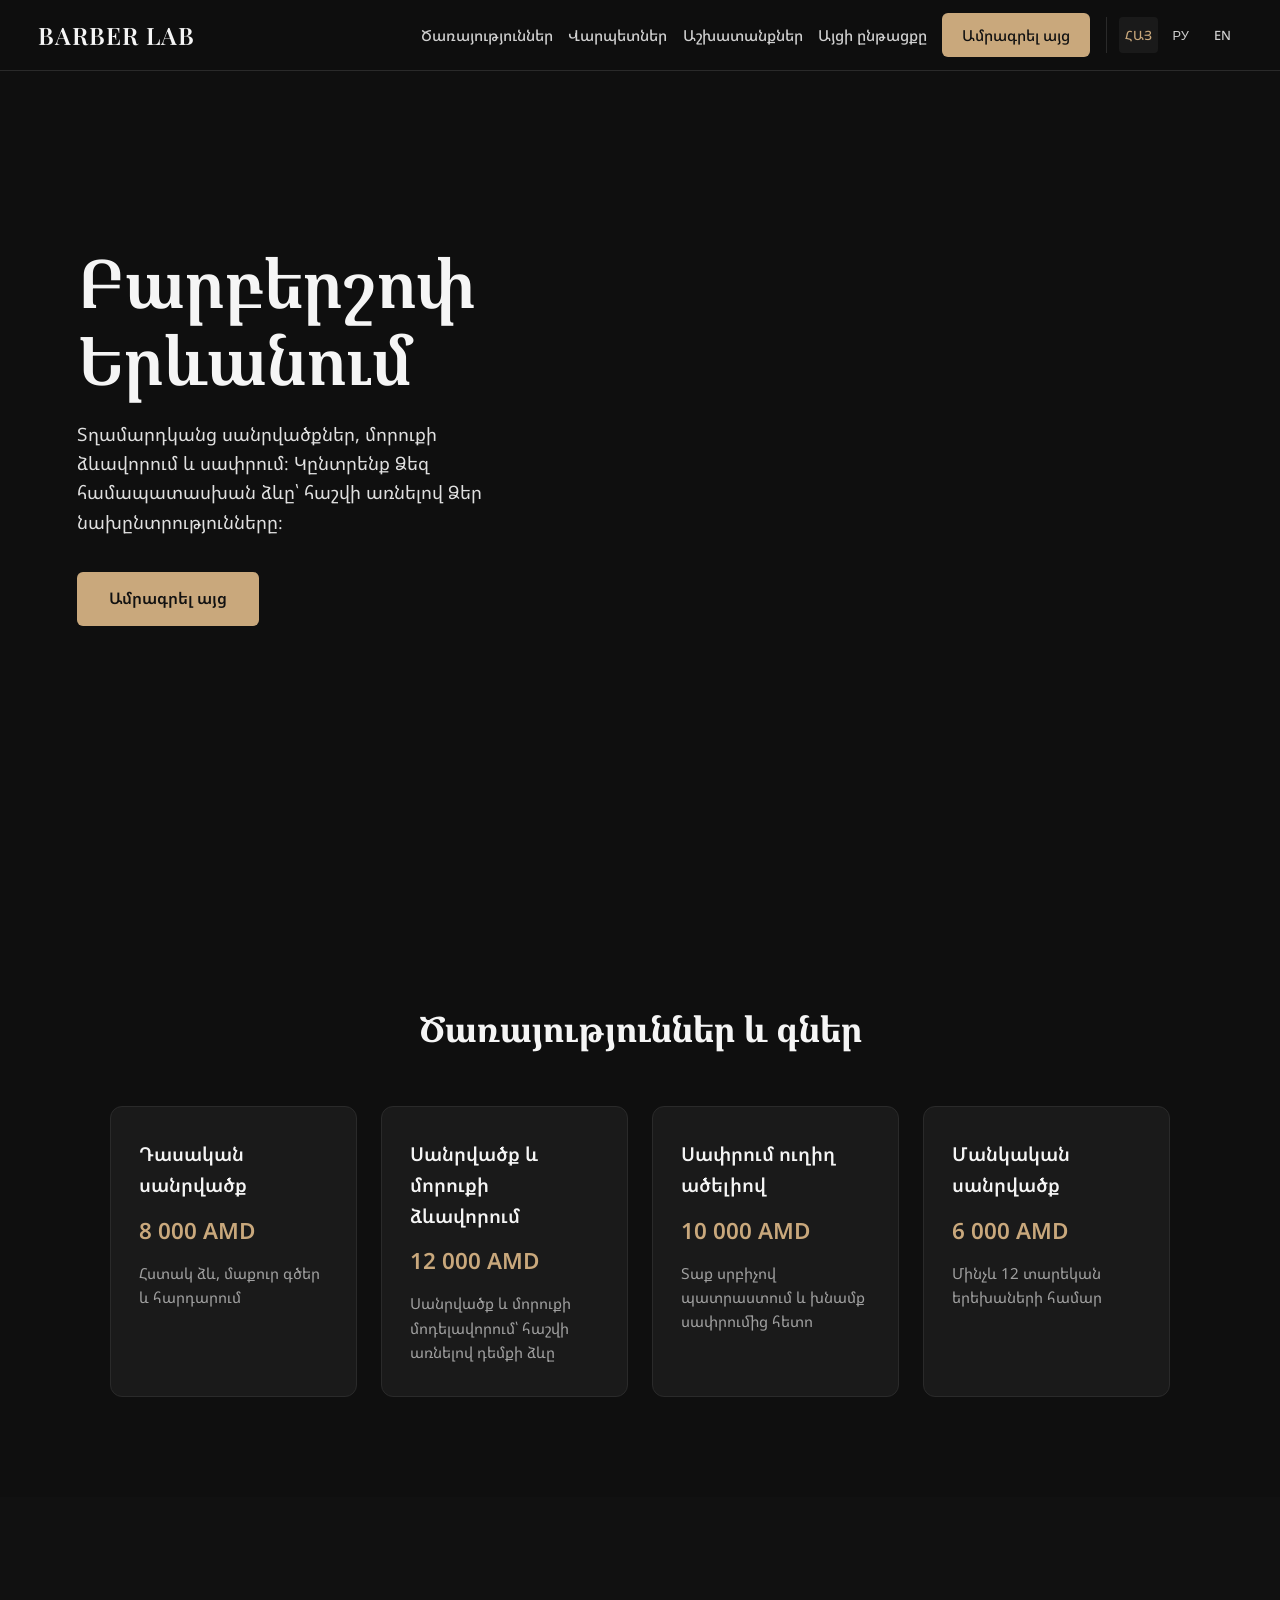
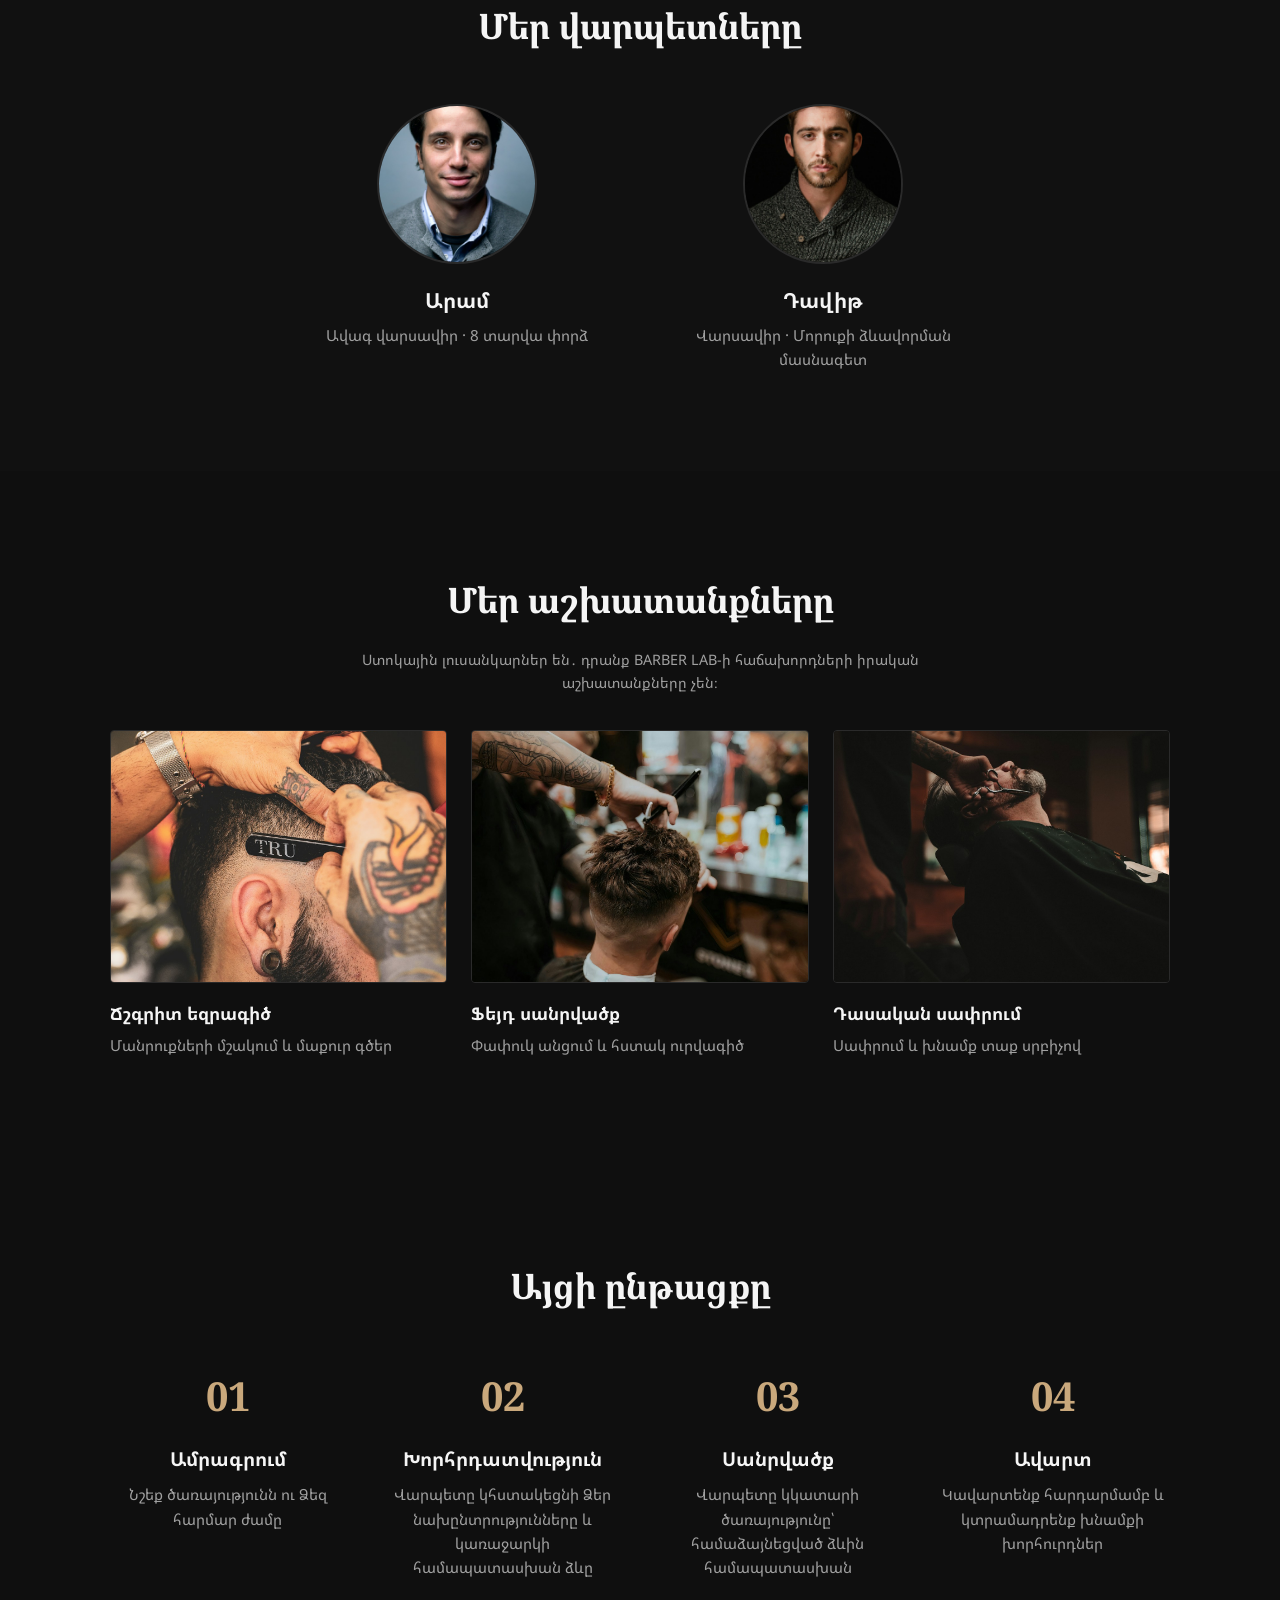
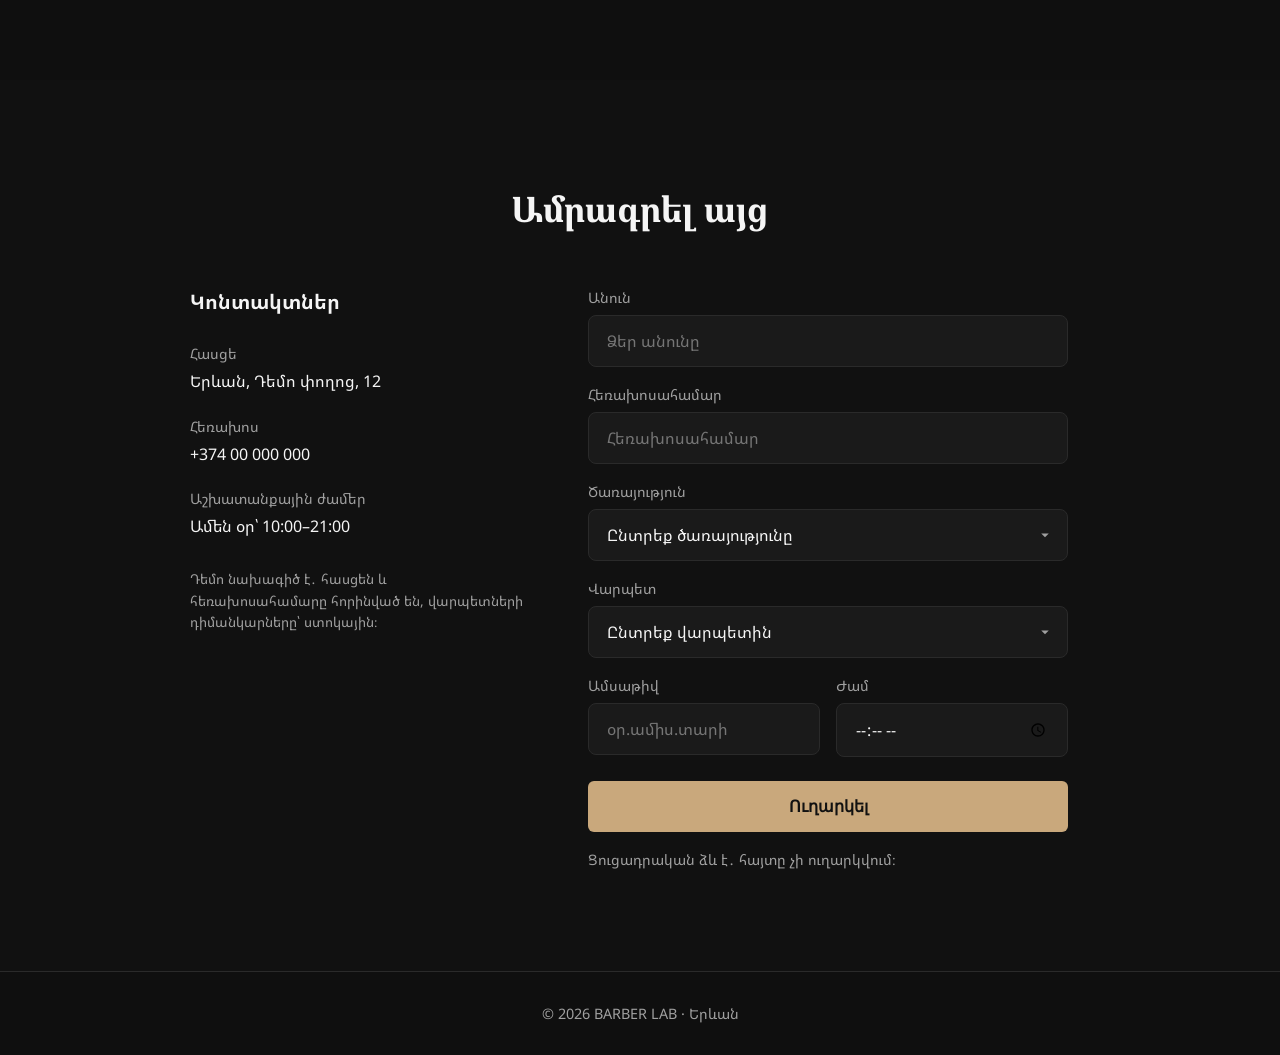
<file: index.html>
<!DOCTYPE html>
<html lang="hy">
<head>
  <meta charset="UTF-8">
  <meta name="viewport" content="width=device-width, initial-scale=1.0">
  <title>BARBER LAB — Բարբերշոփ Երևանում</title>
  <meta name="description" content="BARBER LAB բարբերշոփը Երևանում առաջարկում է տղամարդկանց սանրվածքներ, մորուքի ձևավորում և սափրում։">
  <link rel="stylesheet" href="style.css">
  <link rel="preconnect" href="https://fonts.googleapis.com">
  <link href="https://fonts.googleapis.com/css2?family=Inter:wght@400;500;600;700&family=Noto+Sans+Armenian:wght@400;500;600;700&family=Noto+Serif+Armenian:wght@600;700&family=Playfair+Display:wght@600&display=swap" rel="stylesheet">
</head>
<body>

  <!-- Header -->
  <header class="header">
    <div class="container">
      <a href="#" class="logo">BARBER LAB</a>
      <nav class="nav" aria-label="Հիմնական նավարկում">
        <a href="#services">Ծառայություններ</a>
        <a href="#masters">Վարպետներ</a>
        <a href="#works">Աշխատանքներ</a>
        <a href="#process">Այցի ընթացքը</a>
        <a href="#contacts" class="btn-nav">Ամրագրել այց</a>
        <div class="language-switch" role="group" aria-label="Ընտրել լեզուն">
          <a href="index.html" lang="hy" aria-label="Հայերեն" aria-current="page">ՀԱՅ</a>
          <a href="ru.html" lang="ru" aria-label="Русский">РУ</a>
          <a href="en.html" lang="en" aria-label="English">EN</a>
        </div>
      </nav>
      <button class="burger" aria-label="Նավարկման ընտրացանկը" aria-expanded="false">
        <span></span><span></span><span></span>
      </button>
    </div>
  </header>

  <!-- Hero -->
  <section class="hero">
    <div class="container">
      <div class="hero-content">
        <h1>Բարբերշոփ<br>Երևանում</h1>
        <p class="hero-text">Տղամարդկանց սանրվածքներ, մորուքի ձևավորում և սափրում։ Կընտրենք Ձեզ համապատասխան ձևը՝ հաշվի առնելով Ձեր նախընտրությունները։</p>
        <a href="#contacts" class="btn">Ամրագրել այց</a>
      </div>
    </div>
  </section>

  <!-- Services -->
  <section class="services" id="services">
    <div class="container">
      <h2 class="section-title">Ծառայություններ և գներ</h2>
      <div class="services-grid">
        <div class="service-card">
          <h3>Դասական սանրվածք</h3>
          <p class="price">8 000 AMD</p>
          <p>Հստակ ձև, մաքուր գծեր և հարդարում</p>
        </div>
        <div class="service-card">
          <h3>Սանրվածք և մորուքի ձևավորում</h3>
          <p class="price">12 000 AMD</p>
          <p>Սանրվածք և մորուքի մոդելավորում՝ հաշվի առնելով դեմքի ձևը</p>
        </div>
        <div class="service-card">
          <h3>Սափրում ուղիղ ածելիով</h3>
          <p class="price">10 000 AMD</p>
          <p>Տաք սրբիչով պատրաստում և խնամք սափրումից հետո</p>
        </div>
        <div class="service-card">
          <h3>Մանկական սանրվածք</h3>
          <p class="price">6 000 AMD</p>
          <p>Մինչև 12 տարեկան երեխաների համար</p>
        </div>
      </div>
    </div>
  </section>

  <!-- Masters -->
  <section class="masters" id="masters">
    <div class="container">
      <h2 class="section-title">Մեր վարպետները</h2>
      <div class="masters-grid">
        <div class="master-card">
          <img class="master-photo" src="assets/aram-portrait.jpg" alt="Դեմո պրոֆիլի համար օգտագործված ստոկային դիմանկար" loading="lazy">
          <h3>Արամ</h3>
          <p>Ավագ վարսավիր · 8 տարվա փորձ</p>
        </div>
        <div class="master-card">
          <img class="master-photo" src="assets/davit-portrait.jpg" alt="Դեմո պրոֆիլի համար օգտագործված ստոկային դիմանկար" loading="lazy">
          <h3>Դավիթ</h3>
          <p>Վարսավիր · Մորուքի ձևավորման մասնագետ</p>
        </div>
      </div>
    </div>
  </section>

  <section class="work-gallery" id="works">
    <div class="container">
      <h2 class="section-title">Մեր աշխատանքները</h2>
      <p class="gallery-note">Ստոկային լուսանկարներ են․ դրանք BARBER LAB-ի հաճախորդների իրական աշխատանքները չեն։</p>
      <div class="work-grid">
        <figure class="work-card">
          <img class="work-image work-image--detail" src="assets/work-cut-closeup.jpg" alt="Վարսավիրի աշխատանքի մոտ կադր" loading="lazy">
          <figcaption>
            <h3>Ճշգրիտ եզրագիծ</h3>
            <p>Մանրուքների մշակում և մաքուր գծեր</p>
          </figcaption>
        </figure>
        <figure class="work-card">
          <img class="work-image" src="assets/work-fade.jpg" alt="Ֆեյդ սանրվածք ստանալիս" loading="lazy">
          <figcaption>
            <h3>Ֆեյդ սանրվածք</h3>
            <p>Փափուկ անցում և հստակ ուրվագիծ</p>
          </figcaption>
        </figure>
        <figure class="work-card">
          <img class="work-image" src="assets/work-shave.jpg" alt="Վարսավիրանոցում սափրման գործընթաց" loading="lazy">
          <figcaption>
            <h3>Դասական սափրում</h3>
            <p>Սափրում և խնամք տաք սրբիչով</p>
          </figcaption>
        </figure>
      </div>
    </div>
  </section>

  <!-- Process -->
  <section class="process" id="process">
    <div class="container">
      <h2 class="section-title">Այցի ընթացքը</h2>
      <div class="process-steps">
        <div class="step">
          <span class="step-num">01</span>
          <h3>Ամրագրում</h3>
          <p>Նշեք ծառայությունն ու Ձեզ հարմար ժամը</p>
        </div>
        <div class="step">
          <span class="step-num">02</span>
          <h3>Խորհրդատվություն</h3>
          <p>Վարպետը կհստակեցնի Ձեր նախընտրությունները և կառաջարկի համապատասխան ձևը</p>
        </div>
        <div class="step">
          <span class="step-num">03</span>
          <h3>Սանրվածք</h3>
          <p>Վարպետը կկատարի ծառայությունը՝ համաձայնեցված ձևին համապատասխան</p>
        </div>
        <div class="step">
          <span class="step-num">04</span>
          <h3>Ավարտ</h3>
          <p>Կավարտենք հարդարմամբ և կտրամադրենք խնամքի խորհուրդներ</p>
        </div>
      </div>
    </div>
  </section>

  <!-- Contacts / Form -->
  <section class="contacts" id="contacts">
    <div class="container">
      <h2 class="section-title">Ամրագրել այց</h2>
      <div class="contacts-grid">
        <div class="contact-details">
          <h3>Կոնտակտներ</h3>
          <dl class="contact-list">
            <div>
              <dt>Հասցե</dt>
              <dd>Երևան, Դեմո փողոց, 12</dd>
            </div>
            <div>
              <dt>Հեռախոս</dt>
              <dd>+374 00 000 000</dd>
            </div>
            <div>
              <dt>Աշխատանքային ժամեր</dt>
              <dd>Ամեն օր՝ 10:00–21:00</dd>
            </div>
          </dl>
          <p class="demo-note">Դեմո նախագիծ է․ հասցեն և հեռախոսահամարը հորինված են, վարպետների դիմանկարները՝ ստոկային։</p>
        </div>

        <div class="booking">
          <form class="booking-form" id="bookingForm" data-thanks="Շնորհակալություն" data-demo="Սա ցուցադրական ձև է․ հայտը չի ուղարկվել։">
            <div class="form-group">
              <label for="bookingName">Անուն</label>
              <input id="bookingName" type="text" name="name" placeholder="Ձեր անունը" required>
            </div>
            <div class="form-group">
              <label for="bookingPhone">Հեռախոսահամար</label>
              <input id="bookingPhone" type="tel" name="phone" placeholder="Հեռախոսահամար" required>
            </div>
            <div class="form-group">
              <label for="bookingService">Ծառայություն</label>
              <select id="bookingService" name="service" required>
                <option value="">Ընտրեք ծառայությունը</option>
                <option value="haircut">Դասական սանրվածք</option>
                <option value="haircut-beard">Սանրվածք և մորուքի ձևավորում</option>
                <option value="shave">Սափրում ուղիղ ածելիով</option>
                <option value="kids">Մանկական սանրվածք</option>
              </select>
            </div>
            <div class="form-group">
              <label for="bookingBarber">Վարպետ</label>
              <select id="bookingBarber" name="barber" required>
                <option value="">Ընտրեք վարպետին</option>
                <option value="aram">Արամ</option>
                <option value="david">Դավիթ</option>
              </select>
            </div>
            <div class="form-row">
              <div class="form-group">
                <label for="bookingDate">Ամսաթիվ</label>
                <input id="bookingDate" type="text" name="date" placeholder="օր.ամիս.տարի" inputmode="numeric" pattern="(0[1-9]|[12][0-9]|3[01])\.(0[1-9]|1[0-2])\.[0-9]{4}" maxlength="10" required>
              </div>
              <div class="form-group">
                <label for="bookingTime">Ժամ</label>
                <input id="bookingTime" type="time" name="time" required>
              </div>
            </div>
            <button type="submit" class="btn">Ուղարկել</button>
          </form>
          <p class="form-note">Ցուցադրական ձև է․ հայտը չի ուղարկվում։</p>
        </div>
      </div>
    </div>
  </section>

  <!-- Footer -->
  <footer class="footer">
    <div class="container">
      <p>© 2026 BARBER LAB · Երևան</p>
    </div>
  </footer>

  <script src="script.js"></script>
</body>
</html>
</file>
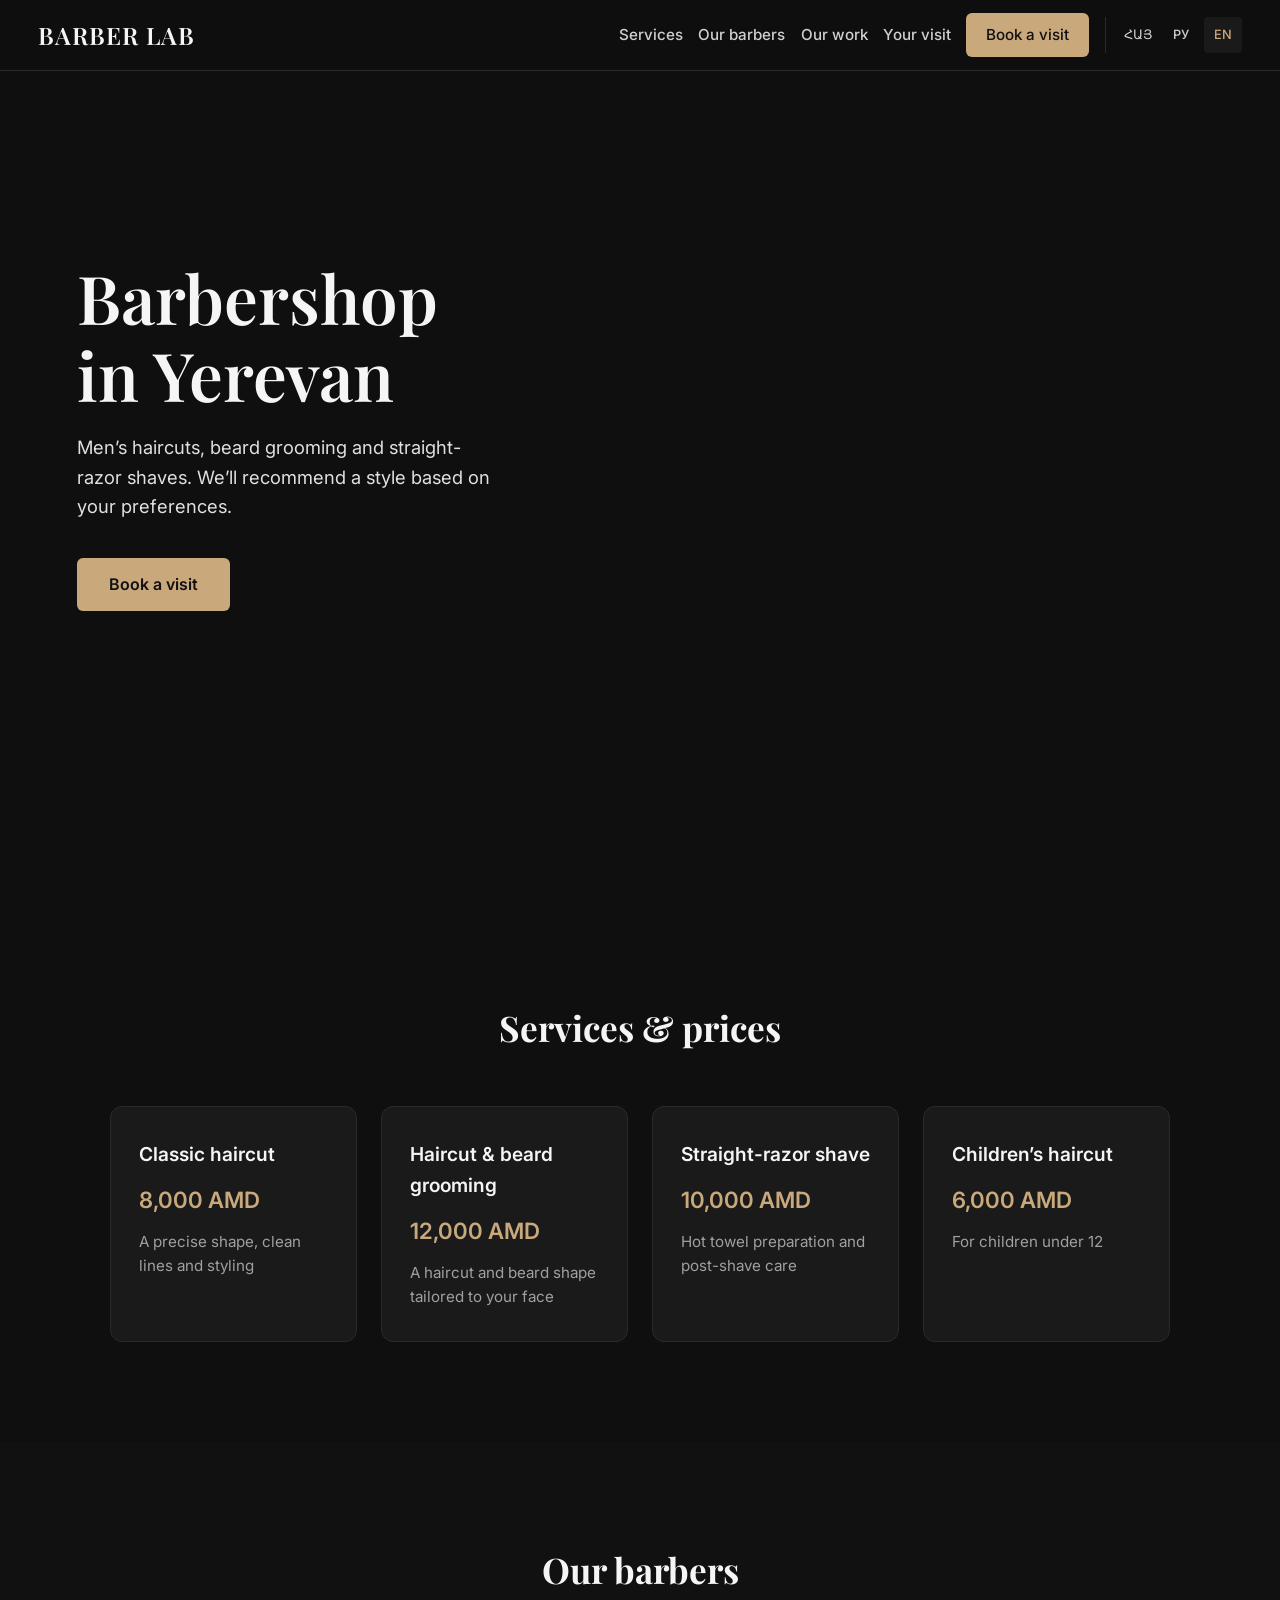
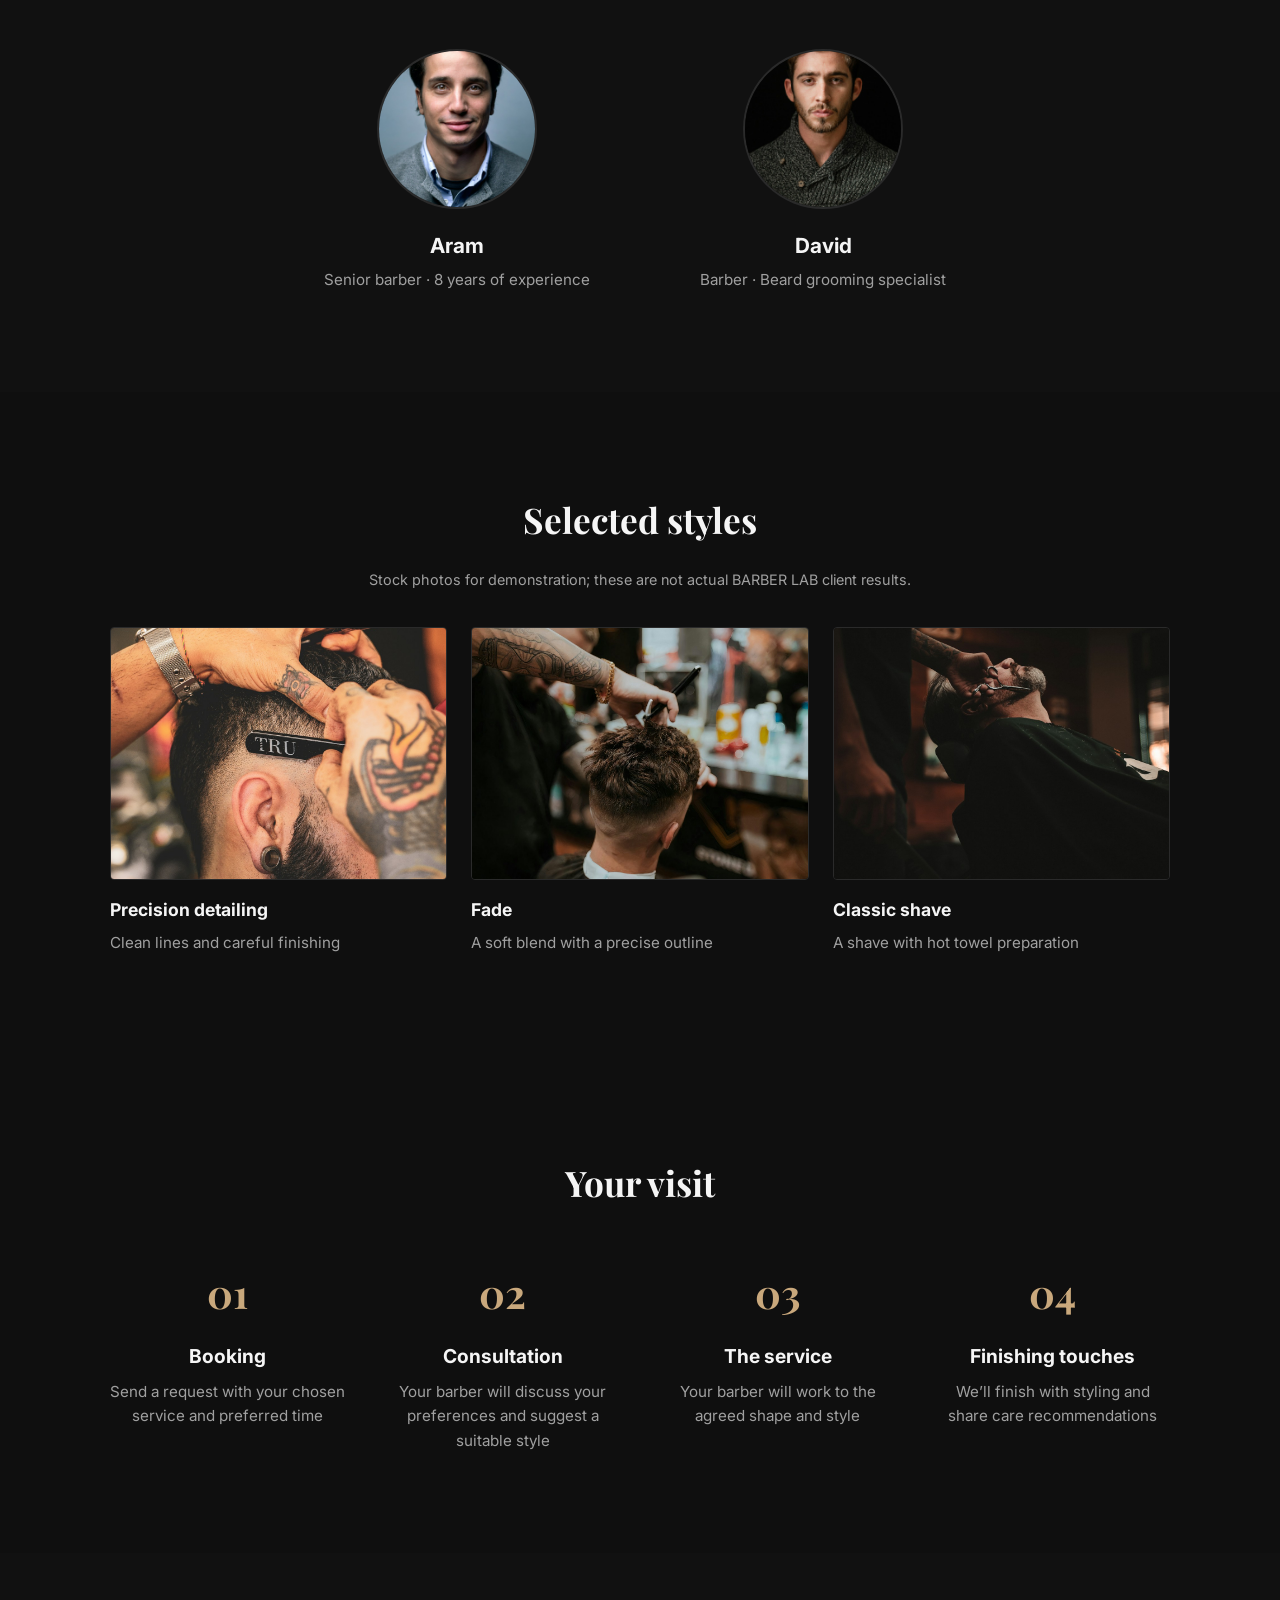
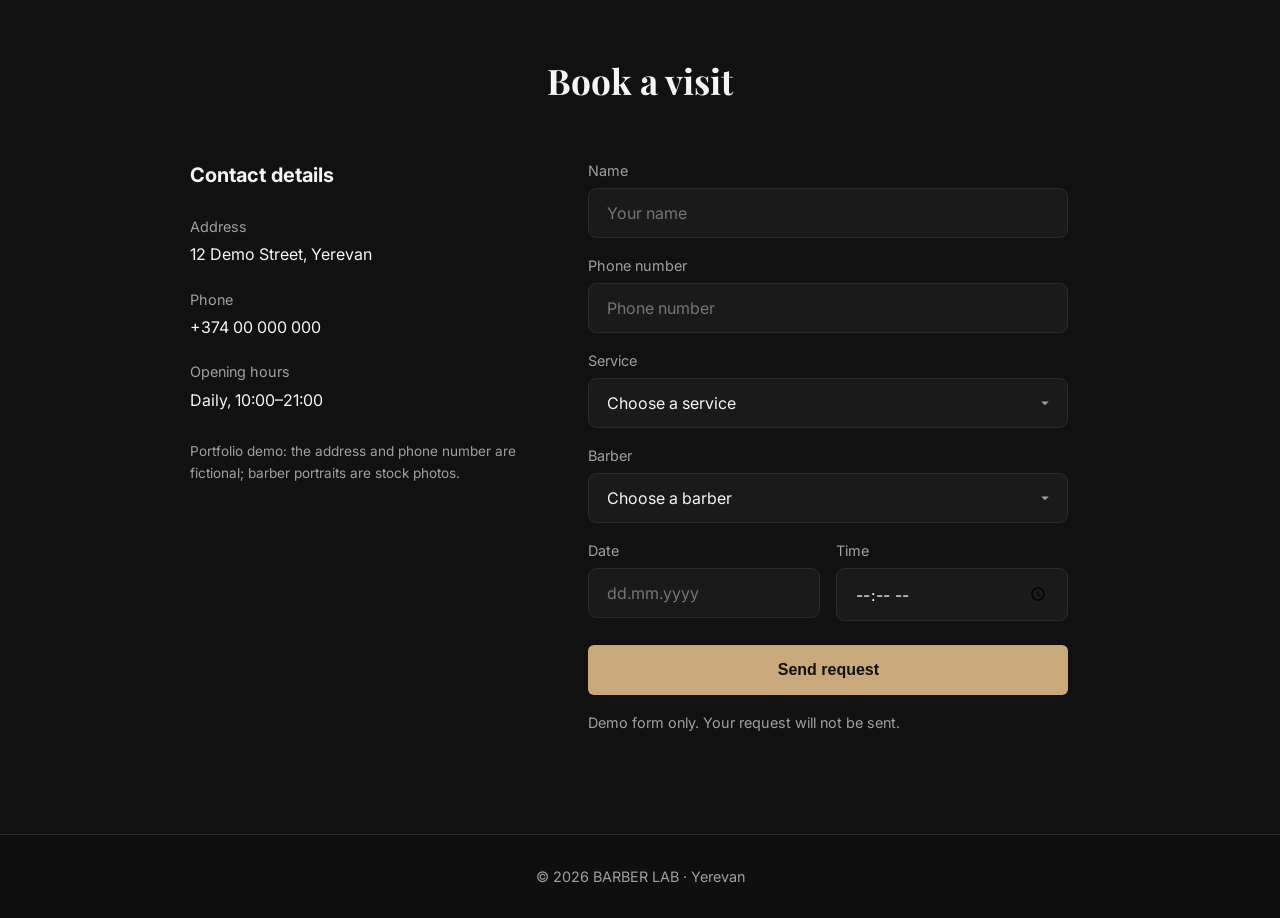
<file: en.html>
<!DOCTYPE html>
<html lang="en">
<head>
  <meta charset="UTF-8">
  <meta name="viewport" content="width=device-width, initial-scale=1.0">
  <title>BARBER LAB — Barbershop in Yerevan</title>
  <meta name="description" content="BARBER LAB is a barbershop in Yerevan offering men's haircuts, beard grooming and straight-razor shaves.">
  <link rel="alternate" hreflang="hy" href="index.html">
  <link rel="alternate" hreflang="ru" href="ru.html">
  <link rel="alternate" hreflang="en" href="en.html">
  <link rel="stylesheet" href="style.css">
  <link rel="preconnect" href="https://fonts.googleapis.com">
  <link href="https://fonts.googleapis.com/css2?family=Inter:wght@400;500;600;700&family=Noto+Sans+Armenian:wght@400;500;600;700&family=Noto+Serif+Armenian:wght@600;700&family=Playfair+Display:wght@600&display=swap" rel="stylesheet">
</head>
<body>
  <header class="header">
    <div class="container">
      <a href="en.html" class="logo">BARBER LAB</a>
      <nav class="nav" aria-label="Main navigation">
        <a href="#services">Services</a>
        <a href="#masters">Our barbers</a>
        <a href="#works">Our work</a>
        <a href="#process">Your visit</a>
        <a href="#contacts" class="btn-nav">Book a visit</a>
        <div class="language-switch" role="group" aria-label="Select language">
          <a href="index.html" lang="hy" aria-label="Հայերեն">ՀԱՅ</a>
          <a href="ru.html" lang="ru" aria-label="Русский">РУ</a>
          <a href="en.html" lang="en" aria-label="English" aria-current="page">EN</a>
        </div>
      </nav>
      <button class="burger" aria-label="Navigation menu" aria-expanded="false">
        <span></span><span></span><span></span>
      </button>
    </div>
  </header>

  <section class="hero">
    <div class="container">
      <div class="hero-content">
        <h1>Barbershop<br>in Yerevan</h1>
        <p class="hero-text">Men’s haircuts, beard grooming and straight-razor shaves. We’ll recommend a style based on your preferences.</p>
        <a href="#contacts" class="btn">Book a visit</a>
      </div>
    </div>
  </section>

  <section class="services" id="services">
    <div class="container">
      <h2 class="section-title">Services &amp; prices</h2>
      <div class="services-grid">
        <div class="service-card">
          <h3>Classic haircut</h3>
          <p class="price">8,000 AMD</p>
          <p>A precise shape, clean lines and styling</p>
        </div>
        <div class="service-card">
          <h3>Haircut &amp; beard grooming</h3>
          <p class="price">12,000 AMD</p>
          <p>A haircut and beard shape tailored to your face</p>
        </div>
        <div class="service-card">
          <h3>Straight-razor shave</h3>
          <p class="price">10,000 AMD</p>
          <p>Hot towel preparation and post-shave care</p>
        </div>
        <div class="service-card">
          <h3>Children’s haircut</h3>
          <p class="price">6,000 AMD</p>
          <p>For children under 12</p>
        </div>
      </div>
    </div>
  </section>

  <section class="masters" id="masters">
    <div class="container">
      <h2 class="section-title">Our barbers</h2>
      <div class="masters-grid">
        <div class="master-card">
          <img class="master-photo" src="assets/aram-portrait.jpg" alt="Stock portrait used for this demo profile" loading="lazy">
          <h3>Aram</h3>
          <p>Senior barber · 8 years of experience</p>
        </div>
        <div class="master-card">
          <img class="master-photo" src="assets/davit-portrait.jpg" alt="Stock portrait used for this demo profile" loading="lazy">
          <h3>David</h3>
          <p>Barber · Beard grooming specialist</p>
        </div>
      </div>
    </div>
  </section>

  <section class="work-gallery" id="works">
    <div class="container">
      <h2 class="section-title">Selected styles</h2>
      <p class="gallery-note">Stock photos for demonstration; these are not actual BARBER LAB client results.</p>
      <div class="work-grid">
        <figure class="work-card">
          <img class="work-image work-image--detail" src="assets/work-cut-closeup.jpg" alt="Close-up of a barber at work" loading="lazy">
          <figcaption>
            <h3>Precision detailing</h3>
            <p>Clean lines and careful finishing</p>
          </figcaption>
        </figure>
        <figure class="work-card">
          <img class="work-image" src="assets/work-fade.jpg" alt="Fade haircut in progress" loading="lazy">
          <figcaption>
            <h3>Fade</h3>
            <p>A soft blend with a precise outline</p>
          </figcaption>
        </figure>
        <figure class="work-card">
          <img class="work-image" src="assets/work-shave.jpg" alt="A shave in a barbershop" loading="lazy">
          <figcaption>
            <h3>Classic shave</h3>
            <p>A shave with hot towel preparation</p>
          </figcaption>
        </figure>
      </div>
    </div>
  </section>

  <section class="process" id="process">
    <div class="container">
      <h2 class="section-title">Your visit</h2>
      <div class="process-steps">
        <div class="step">
          <span class="step-num">01</span>
          <h3>Booking</h3>
          <p>Send a request with your chosen service and preferred time</p>
        </div>
        <div class="step">
          <span class="step-num">02</span>
          <h3>Consultation</h3>
          <p>Your barber will discuss your preferences and suggest a suitable style</p>
        </div>
        <div class="step">
          <span class="step-num">03</span>
          <h3>The service</h3>
          <p>Your barber will work to the agreed shape and style</p>
        </div>
        <div class="step">
          <span class="step-num">04</span>
          <h3>Finishing touches</h3>
          <p>We’ll finish with styling and share care recommendations</p>
        </div>
      </div>
    </div>
  </section>

  <section class="contacts" id="contacts">
    <div class="container">
      <h2 class="section-title">Book a visit</h2>
      <div class="contacts-grid">
        <div class="contact-details">
          <h3>Contact details</h3>
          <dl class="contact-list">
            <div>
              <dt>Address</dt>
              <dd>12 Demo Street, Yerevan</dd>
            </div>
            <div>
              <dt>Phone</dt>
              <dd>+374 00 000 000</dd>
            </div>
            <div>
              <dt>Opening hours</dt>
              <dd>Daily, 10:00–21:00</dd>
            </div>
          </dl>
          <p class="demo-note">Portfolio demo: the address and phone number are fictional; barber portraits are stock photos.</p>
        </div>
        <div class="booking">
          <form class="booking-form" id="bookingForm" data-thanks="Thank you" data-demo="This is a demo form. Your request was not sent.">
            <div class="form-group">
              <label for="bookingName">Name</label>
              <input id="bookingName" type="text" name="name" placeholder="Your name" required>
            </div>
            <div class="form-group">
              <label for="bookingPhone">Phone number</label>
              <input id="bookingPhone" type="tel" name="phone" placeholder="Phone number" required>
            </div>
            <div class="form-group">
              <label for="bookingService">Service</label>
              <select id="bookingService" name="service" required>
                <option value="">Choose a service</option>
                <option value="haircut">Classic haircut</option>
                <option value="haircut-beard">Haircut &amp; beard grooming</option>
                <option value="shave">Straight-razor shave</option>
                <option value="kids">Children’s haircut</option>
              </select>
            </div>
            <div class="form-group">
              <label for="bookingBarber">Barber</label>
              <select id="bookingBarber" name="barber" required>
                <option value="">Choose a barber</option>
                <option value="aram">Aram</option>
                <option value="david">David</option>
              </select>
            </div>
            <div class="form-row">
              <div class="form-group">
                <label for="bookingDate">Date</label>
                <input id="bookingDate" type="text" name="date" placeholder="dd.mm.yyyy" inputmode="numeric" pattern="(0[1-9]|[12][0-9]|3[01])\.(0[1-9]|1[0-2])\.[0-9]{4}" maxlength="10" required>
              </div>
              <div class="form-group">
                <label for="bookingTime">Time</label>
                <input id="bookingTime" type="time" name="time" required>
              </div>
            </div>
            <button type="submit" class="btn">Send request</button>
          </form>
          <p class="form-note">Demo form only. Your request will not be sent.</p>
        </div>
      </div>
    </div>
  </section>

  <footer class="footer">
    <div class="container">
      <p>© 2026 BARBER LAB · Yerevan</p>
    </div>
  </footer>

  <script src="script.js"></script>
</body>
</html>
</file>
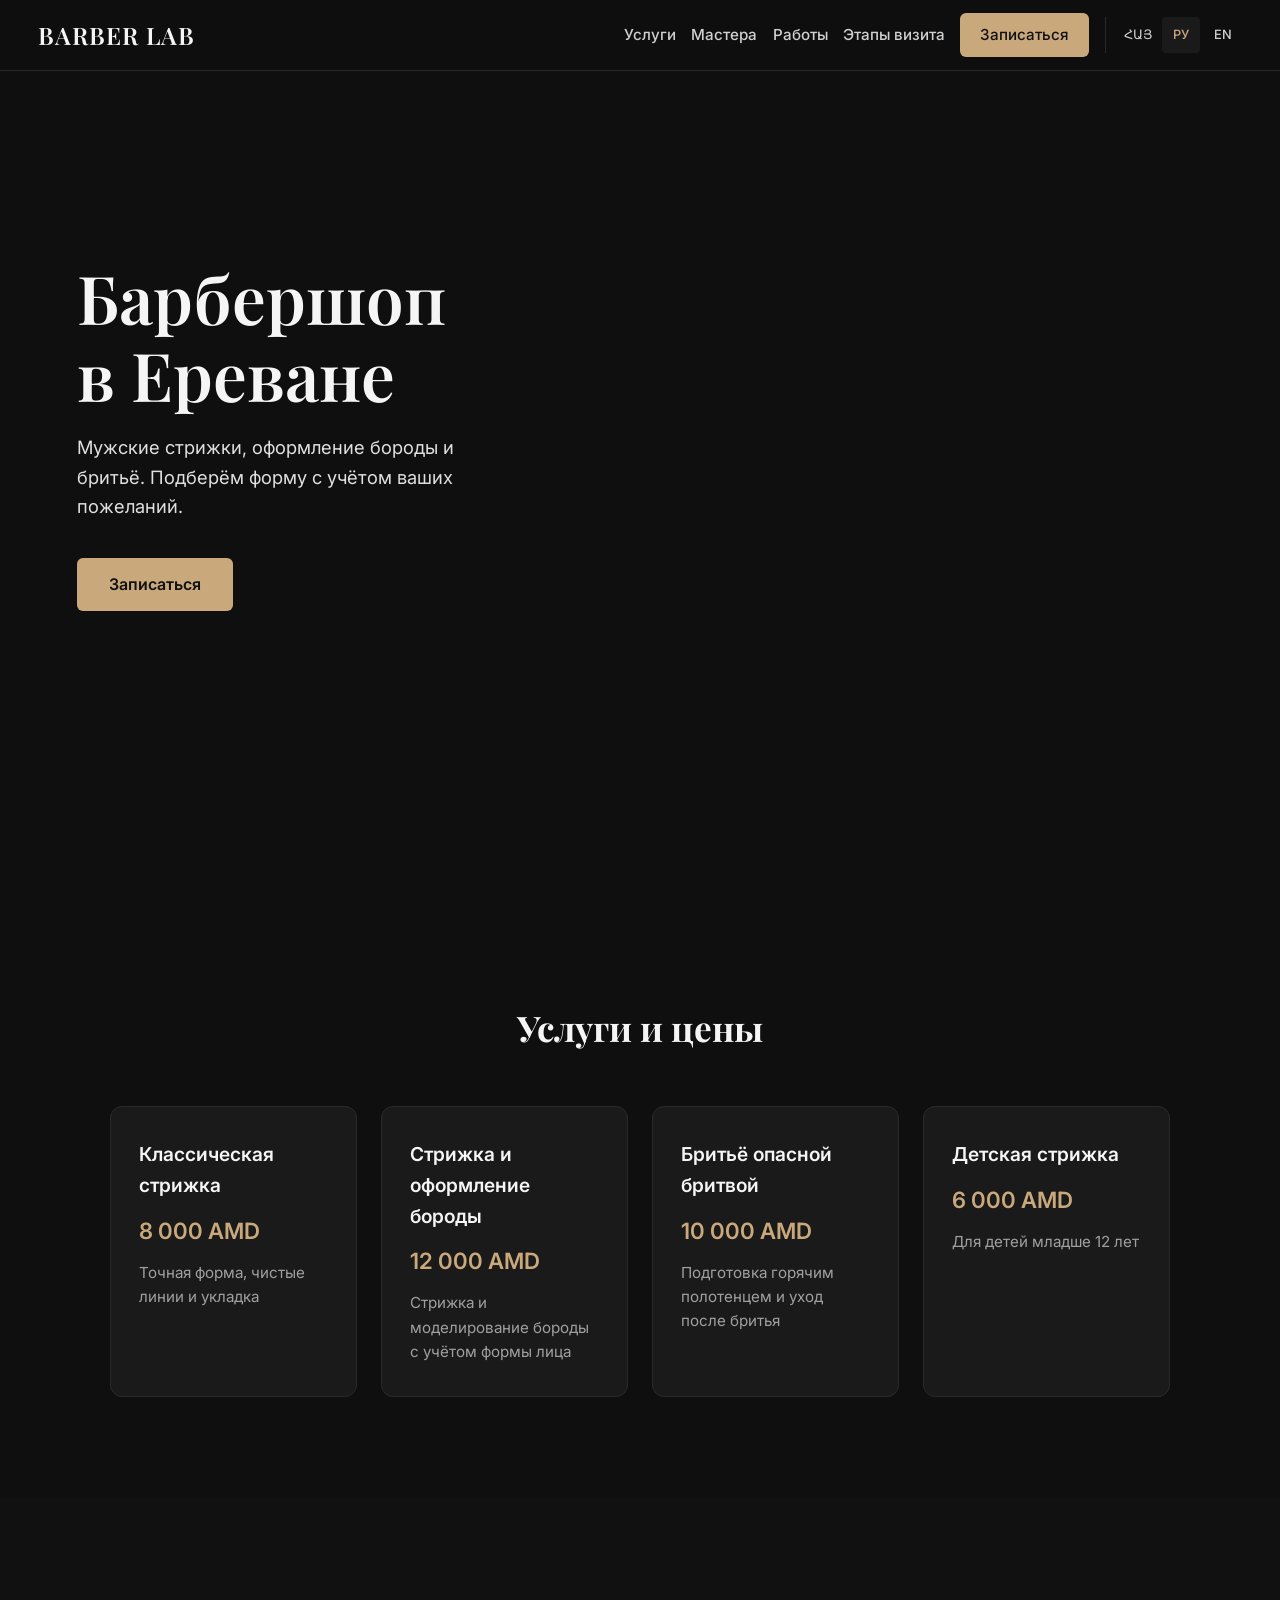
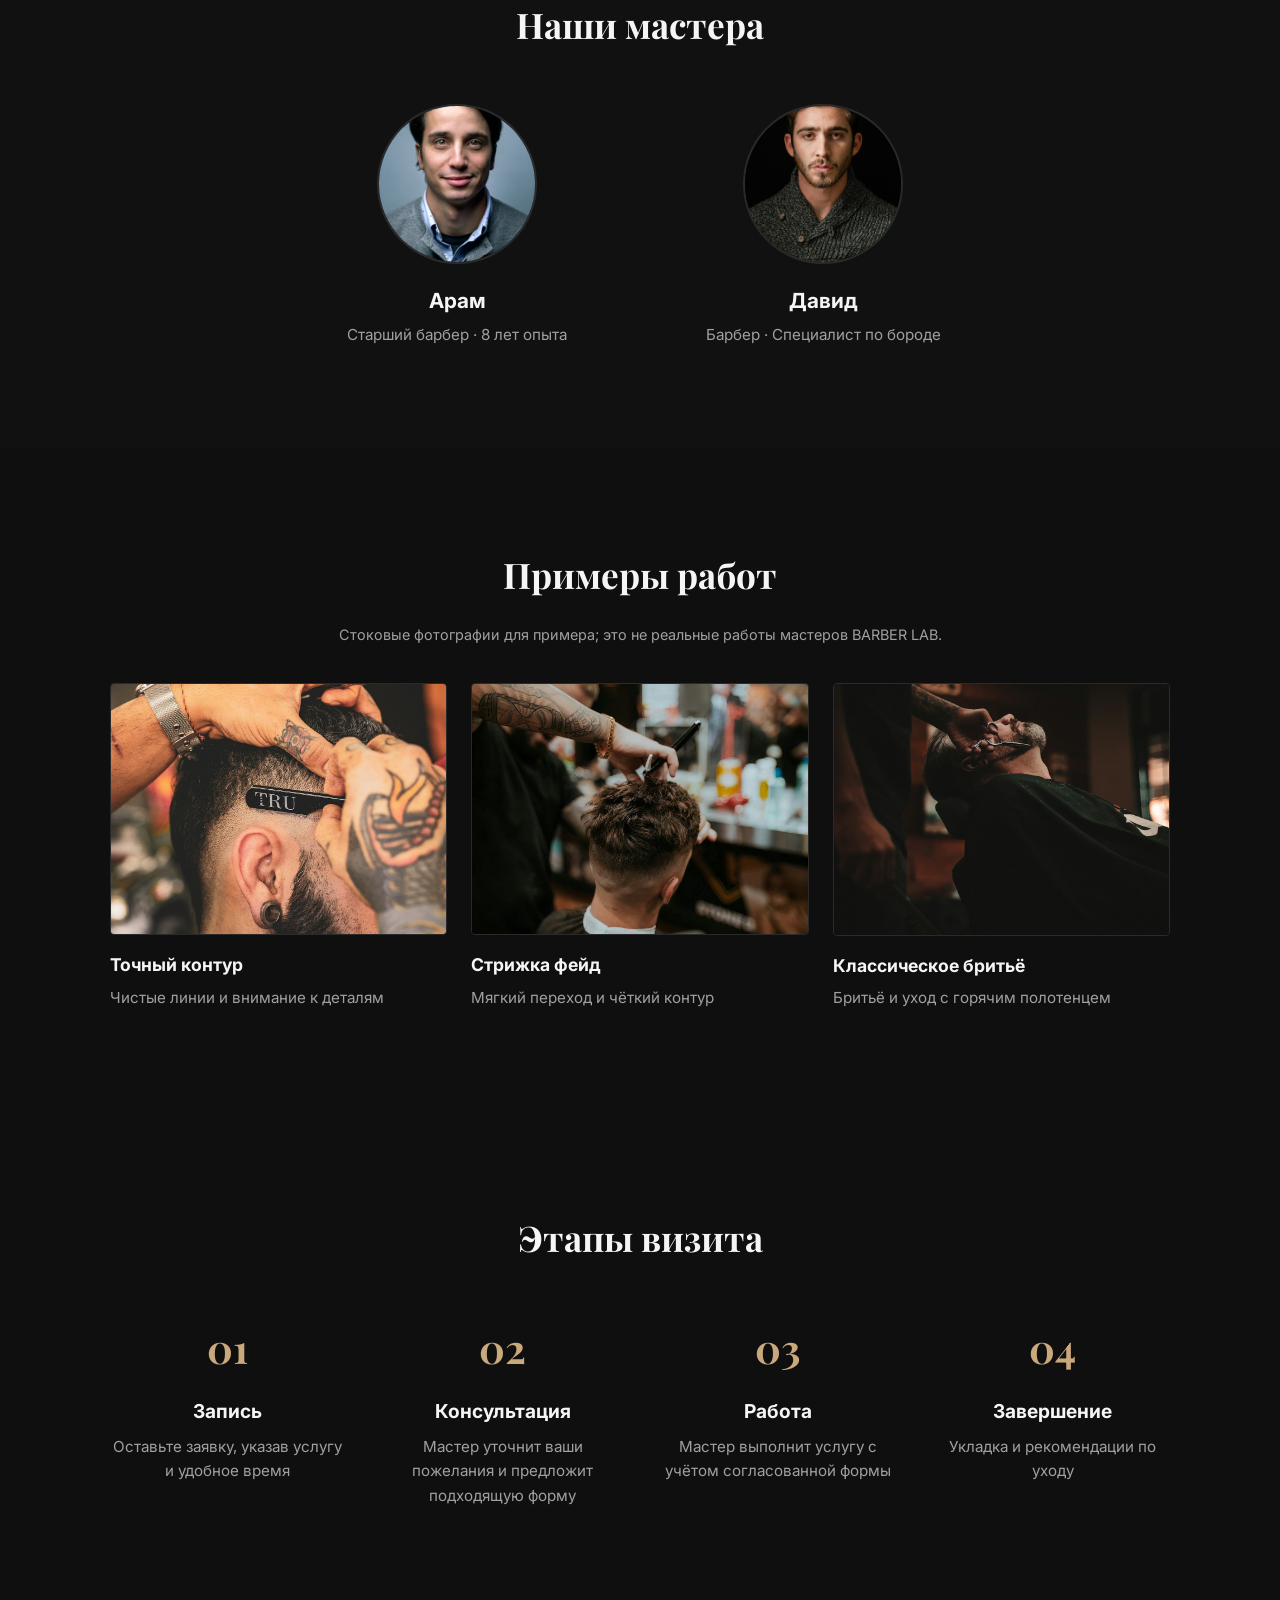
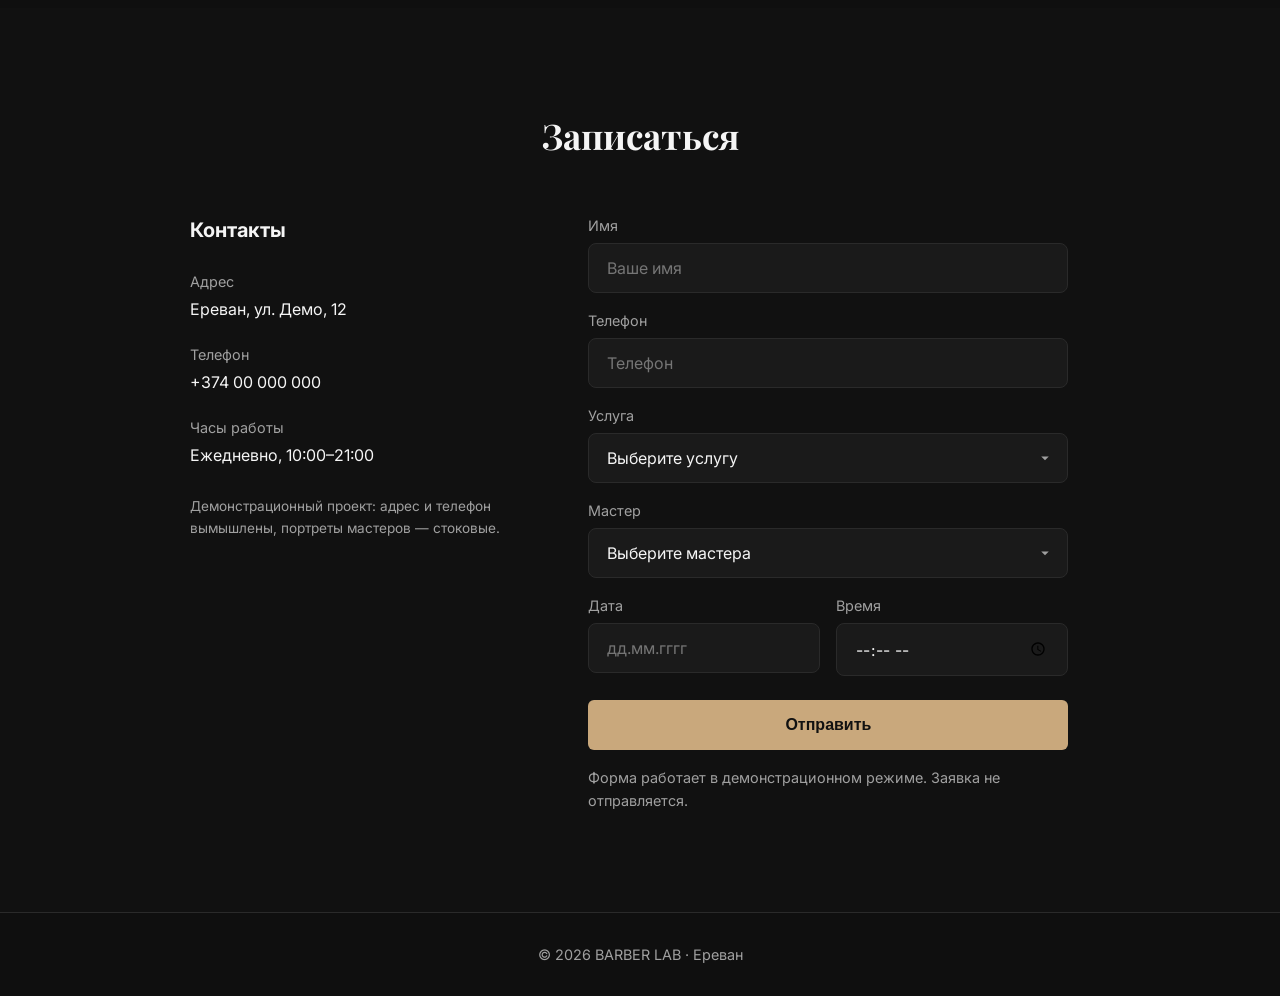
<file: ru.html>
<!DOCTYPE html>
<html lang="ru">
<head>
  <meta charset="UTF-8">
  <meta name="viewport" content="width=device-width, initial-scale=1.0">
  <title>BARBER LAB — Барбершоп в Ереване</title>
  <meta name="description" content="BARBER LAB — барбершоп в Ереване. Мужские стрижки, оформление бороды и бритьё.">
  <link rel="alternate" hreflang="hy" href="index.html">
  <link rel="alternate" hreflang="ru" href="ru.html">
  <link rel="alternate" hreflang="en" href="en.html">
  <link rel="stylesheet" href="style.css">
  <link rel="preconnect" href="https://fonts.googleapis.com">
  <link href="https://fonts.googleapis.com/css2?family=Inter:wght@400;500;600;700&family=Noto+Sans+Armenian:wght@400;500;600;700&family=Noto+Serif+Armenian:wght@600;700&family=Playfair+Display:wght@600&display=swap" rel="stylesheet">
</head>
<body>
  <header class="header">
    <div class="container">
      <a href="ru.html" class="logo">BARBER LAB</a>
      <nav class="nav" aria-label="Основная навигация">
        <a href="#services">Услуги</a>
        <a href="#masters">Мастера</a>
        <a href="#works">Работы</a>
        <a href="#process">Этапы визита</a>
        <a href="#contacts" class="btn-nav">Записаться</a>
        <div class="language-switch" role="group" aria-label="Выбрать язык">
          <a href="index.html" lang="hy" aria-label="Հայերեն">ՀԱՅ</a>
          <a href="ru.html" lang="ru" aria-label="Русский" aria-current="page">РУ</a>
          <a href="en.html" lang="en" aria-label="English">EN</a>
        </div>
      </nav>
      <button class="burger" aria-label="Навигационное меню" aria-expanded="false">
        <span></span><span></span><span></span>
      </button>
    </div>
  </header>

  <section class="hero">
    <div class="container">
      <div class="hero-content">
        <h1>Барбершоп<br>в Ереване</h1>
        <p class="hero-text">Мужские стрижки, оформление бороды и бритьё. Подберём форму с учётом ваших пожеланий.</p>
        <a href="#contacts" class="btn">Записаться</a>
      </div>
    </div>
  </section>

  <section class="services" id="services">
    <div class="container">
      <h2 class="section-title">Услуги и цены</h2>
      <div class="services-grid">
        <div class="service-card">
          <h3>Классическая стрижка</h3>
          <p class="price">8 000 AMD</p>
          <p>Точная форма, чистые линии и укладка</p>
        </div>
        <div class="service-card">
          <h3>Стрижка и оформление бороды</h3>
          <p class="price">12 000 AMD</p>
          <p>Стрижка и моделирование бороды с учётом формы лица</p>
        </div>
        <div class="service-card">
          <h3>Бритьё опасной бритвой</h3>
          <p class="price">10 000 AMD</p>
          <p>Подготовка горячим полотенцем и уход после бритья</p>
        </div>
        <div class="service-card">
          <h3>Детская стрижка</h3>
          <p class="price">6 000 AMD</p>
          <p>Для детей младше 12 лет</p>
        </div>
      </div>
    </div>
  </section>

  <section class="masters" id="masters">
    <div class="container">
      <h2 class="section-title">Наши мастера</h2>
      <div class="masters-grid">
        <div class="master-card">
          <img class="master-photo" src="assets/aram-portrait.jpg" alt="Стоковый портрет для демонстрационного профиля" loading="lazy">
          <h3>Арам</h3>
          <p>Старший барбер · 8 лет опыта</p>
        </div>
        <div class="master-card">
          <img class="master-photo" src="assets/davit-portrait.jpg" alt="Стоковый портрет для демонстрационного профиля" loading="lazy">
          <h3>Давид</h3>
          <p>Барбер · Специалист по бороде</p>
        </div>
      </div>
    </div>
  </section>

  <section class="work-gallery" id="works">
    <div class="container">
      <h2 class="section-title">Примеры работ</h2>
      <p class="gallery-note">Стоковые фотографии для примера; это не реальные работы мастеров BARBER LAB.</p>
      <div class="work-grid">
        <figure class="work-card">
          <img class="work-image work-image--detail" src="assets/work-cut-closeup.jpg" alt="Крупный план работы барбера" loading="lazy">
          <figcaption>
            <h3>Точный контур</h3>
            <p>Чистые линии и внимание к деталям</p>
          </figcaption>
        </figure>
        <figure class="work-card">
          <img class="work-image" src="assets/work-fade.jpg" alt="Стрижка фейд в процессе" loading="lazy">
          <figcaption>
            <h3>Стрижка фейд</h3>
            <p>Мягкий переход и чёткий контур</p>
          </figcaption>
        </figure>
        <figure class="work-card">
          <img class="work-image" src="assets/work-shave.jpg" alt="Бритьё в барбершопе" loading="lazy">
          <figcaption>
            <h3>Классическое бритьё</h3>
            <p>Бритьё и уход с горячим полотенцем</p>
          </figcaption>
        </figure>
      </div>
    </div>
  </section>

  <section class="process" id="process">
    <div class="container">
      <h2 class="section-title">Этапы визита</h2>
      <div class="process-steps">
        <div class="step">
          <span class="step-num">01</span>
          <h3>Запись</h3>
          <p>Оставьте заявку, указав услугу и удобное время</p>
        </div>
        <div class="step">
          <span class="step-num">02</span>
          <h3>Консультация</h3>
          <p>Мастер уточнит ваши пожелания и предложит подходящую форму</p>
        </div>
        <div class="step">
          <span class="step-num">03</span>
          <h3>Работа</h3>
          <p>Мастер выполнит услугу с учётом согласованной формы</p>
        </div>
        <div class="step">
          <span class="step-num">04</span>
          <h3>Завершение</h3>
          <p>Укладка и рекомендации по уходу</p>
        </div>
      </div>
    </div>
  </section>

  <section class="contacts" id="contacts">
    <div class="container">
      <h2 class="section-title">Записаться</h2>
      <div class="contacts-grid">
        <div class="contact-details">
          <h3>Контакты</h3>
          <dl class="contact-list">
            <div>
              <dt>Адрес</dt>
              <dd>Ереван, ул. Демо, 12</dd>
            </div>
            <div>
              <dt>Телефон</dt>
              <dd>+374 00 000 000</dd>
            </div>
            <div>
              <dt>Часы работы</dt>
              <dd>Ежедневно, 10:00–21:00</dd>
            </div>
          </dl>
          <p class="demo-note">Демонстрационный проект: адрес и телефон вымышлены, портреты мастеров — стоковые.</p>
        </div>
        <div class="booking">
          <form class="booking-form" id="bookingForm" data-thanks="Спасибо" data-demo="Это демонстрационная форма. Заявка не отправлена.">
            <div class="form-group">
              <label for="bookingName">Имя</label>
              <input id="bookingName" type="text" name="name" placeholder="Ваше имя" required>
            </div>
            <div class="form-group">
              <label for="bookingPhone">Телефон</label>
              <input id="bookingPhone" type="tel" name="phone" placeholder="Телефон" required>
            </div>
            <div class="form-group">
              <label for="bookingService">Услуга</label>
              <select id="bookingService" name="service" required>
                <option value="">Выберите услугу</option>
                <option value="haircut">Классическая стрижка</option>
                <option value="haircut-beard">Стрижка и оформление бороды</option>
                <option value="shave">Бритьё опасной бритвой</option>
                <option value="kids">Детская стрижка</option>
              </select>
            </div>
            <div class="form-group">
              <label for="bookingBarber">Мастер</label>
              <select id="bookingBarber" name="barber" required>
                <option value="">Выберите мастера</option>
                <option value="aram">Арам</option>
                <option value="david">Давид</option>
              </select>
            </div>
            <div class="form-row">
              <div class="form-group">
                <label for="bookingDate">Дата</label>
                <input id="bookingDate" type="text" name="date" placeholder="дд.мм.гггг" inputmode="numeric" pattern="(0[1-9]|[12][0-9]|3[01])\.(0[1-9]|1[0-2])\.[0-9]{4}" maxlength="10" required>
              </div>
              <div class="form-group">
                <label for="bookingTime">Время</label>
                <input id="bookingTime" type="time" name="time" required>
              </div>
            </div>
            <button type="submit" class="btn">Отправить</button>
          </form>
          <p class="form-note">Форма работает в демонстрационном режиме. Заявка не отправляется.</p>
        </div>
      </div>
    </div>
  </section>

  <footer class="footer">
    <div class="container">
      <p>© 2026 BARBER LAB · Ереван</p>
    </div>
  </footer>

  <script src="script.js"></script>
</body>
</html>
</file>
<file: style.css>
/* ===== Reset & Base ===== */
* {
  margin: 0;
  padding: 0;
  box-sizing: border-box;
}

:root {
  --bg: #0f0f0f;
  --bg-card: #1a1a1a;
  --text: #f5f5f5;
  --text-muted: #a0a0a0;
  --accent: #c9a87c;
  --accent-hover: #d4b78c;
  --border: #2a2a2a;
}

html {
  scroll-behavior: smooth;
}

body {
  font-family: 'Inter', sans-serif;
  background: var(--bg);
  color: var(--text);
  line-height: 1.6;
  font-size: 16px;
}

.container {
  max-width: 1100px;
  margin: 0 auto;
  padding: 0 20px;
}

/* ===== Header ===== */
.header {
  position: fixed;
  top: 0;
  left: 0;
  width: 100%;
  background: rgba(15, 15, 15, 0.95);
  backdrop-filter: blur(10px);
  z-index: 100;
  border-bottom: 1px solid var(--border);
}

.header .container {
  display: flex;
  justify-content: space-between;
  align-items: center;
  height: 70px;
  max-width: 1440px;
  padding: 0 clamp(20px, 3vw, 48px);
}

.logo {
  font-family: 'Playfair Display', serif;
  font-size: 1.5rem;
  font-weight: 600;
  color: var(--text);
  text-decoration: none;
  letter-spacing: 1px;
  flex-shrink: 0;
  white-space: nowrap;
}

.nav {
  display: flex;
  gap: clamp(12px, 1.2vw, 18px);
  align-items: center;
  flex-shrink: 0;
}

.nav a {
  color: #d0d0d0;
  text-decoration: none;
  font-size: 0.95rem;
  font-weight: 500;
  transition: color 0.2s;
}

.nav > a {
  white-space: nowrap;
}

.nav a:hover {
  color: var(--text);
}

.btn-nav {
  background: var(--accent);
  color: #111 !important;
  padding: 10px 20px;
  border-radius: 6px;
  font-weight: 600;
}

.btn-nav:hover {
  background: var(--accent-hover);
}

.language-switch {
  display: flex;
  align-items: center;
  gap: 4px;
  padding-left: 12px;
  border-left: 1px solid var(--border);
}

.nav .language-switch a {
  min-width: 38px;
  padding: 8px 6px;
  border-radius: 4px;
  text-align: center;
  font-size: 0.8rem;
}

.nav .language-switch a[aria-current="page"] {
  color: var(--accent);
  background: var(--bg-card);
}

.burger {
  display: none;
  flex-direction: column;
  gap: 5px;
  background: none;
  border: none;
  cursor: pointer;
}

.burger span {
  width: 24px;
  height: 2px;
  background: var(--text);
}

/* ===== Hero ===== */
.hero {
  min-height: 100vh;
  display: flex;
  align-items: center;
  padding-top: 70px;
  text-align: left;
  background: 
    linear-gradient(90deg, rgba(15,15,15,0.94) 0%, rgba(15,15,15,0.82) 48%, rgba(15,15,15,0.55) 100%),
    url('https://images.unsplash.com/photo-1585747860715-2ba37e788b70?w=1600') center/cover no-repeat;
}

.hero .container {
  width: 100%;
  max-width: none;
  margin: 0;
  padding-left: clamp(56px, 6vw, 88px);
}

.hero-content {
  max-width: 600px;
  margin: 0;
}

.hero h1 {
  font-family: 'Playfair Display', serif;
  font-size: clamp(2.8rem, 6vw, 4.2rem);
  line-height: 1.15;
  margin-bottom: 20px;
  font-weight: 600;
}

.hero-text {
  font-size: 1.15rem;
  color: #e0e0e0;
  margin-bottom: 36px;
  max-width: 420px;
}

.btn {
  display: inline-block;
  background: var(--accent);
  color: #111;
  padding: 14px 32px;
  border-radius: 6px;
  text-decoration: none;
  font-weight: 600;
  font-size: 1rem;
  transition: background 0.2s, transform 0.2s;
  border: none;
  cursor: pointer;
}

.btn:hover {
  background: var(--accent-hover);
  transform: translateY(-2px);
}

/* ===== Sections ===== */
section {
  padding: 100px 0;
}

.section-title {
  font-family: 'Playfair Display', serif;
  font-size: 2.2rem;
  margin-bottom: 50px;
  text-align: center;
}

/* ===== Services ===== */
.services-grid {
  display: grid;
  grid-template-columns: repeat(auto-fit, minmax(240px, 1fr));
  gap: 24px;
}

.service-card {
  background: var(--bg-card);
  border: 1px solid var(--border);
  border-radius: 12px;
  padding: 32px 28px;
  transition: border-color 0.2s;
}

.service-card:hover {
  border-color: var(--accent);
}

.service-card h3 {
  font-size: 1.2rem;
  margin-bottom: 12px;
  font-weight: 600;
}

.price {
  font-size: 1.4rem;
  color: var(--accent);
  font-weight: 600;
  margin-bottom: 12px;
}

.service-card p:last-child {
  color: var(--text-muted);
  font-size: 0.95rem;
}

/* ===== Masters ===== */
.masters {
  background: #111;
}

.masters-grid {
  display: grid;
  grid-template-columns: repeat(auto-fit, minmax(280px, 1fr));
  gap: 32px;
  max-width: 700px;
  margin: 0 auto;
}

.master-card {
  text-align: center;
}

.master-photo {
  display: block;
  width: 160px;
  height: 160px;
  border-radius: 50%;
  object-fit: cover;
  margin: 0 auto 20px;
  border: 2px solid var(--border);
}

.master-card h3 {
  font-size: 1.3rem;
  margin-bottom: 6px;
}

.master-card p {
  color: var(--text-muted);
  font-size: 0.95rem;
}

/* ===== Work Gallery ===== */
.work-gallery {
  background: var(--bg);
}

.gallery-note {
  max-width: 640px;
  margin: -30px auto 36px;
  color: var(--text-muted);
  text-align: center;
  font-size: 0.9rem;
}

.work-grid {
  display: grid;
  grid-template-columns: repeat(auto-fit, minmax(230px, 1fr));
  gap: 24px;
}

.work-card {
  min-width: 0;
}

.work-image {
  display: block;
  width: 100%;
  aspect-ratio: 4 / 3;
  object-fit: cover;
  border: 1px solid var(--border);
  border-radius: 4px;
}

.work-image--detail {
  object-position: center 40%;
}

.work-card h3 {
  margin: 16px 0 6px;
  font-size: 1.1rem;
}

.work-card p {
  color: var(--text-muted);
  font-size: 0.95rem;
}

/* ===== Process ===== */
.process-steps {
  display: grid;
  grid-template-columns: repeat(auto-fit, minmax(200px, 1fr));
  gap: 40px;
}

.step {
  text-align: center;
}

.step-num {
  display: block;
  font-size: 2.5rem;
  font-weight: 700;
  color: var(--accent);
  margin-bottom: 16px;
  font-family: 'Playfair Display', serif;
}

.step h3 {
  font-size: 1.2rem;
  margin-bottom: 8px;
}

.step p {
  color: var(--text-muted);
  font-size: 0.95rem;
}

/* ===== Contacts / Form ===== */
.contacts {
  background: #111;
}

.contacts-grid {
  display: grid;
  grid-template-columns: minmax(0, 0.8fr) minmax(0, 1.2fr);
  gap: 64px;
  align-items: start;
  max-width: 900px;
  margin: 0 auto;
}

.contact-details h3 {
  font-size: 1.25rem;
  margin-bottom: 24px;
}

.contact-list {
  display: grid;
  gap: 20px;
}

.contact-list dt {
  color: var(--text-muted);
  font-size: 0.9rem;
  margin-bottom: 4px;
}

.contact-list dd {
  color: var(--text);
}

.demo-note {
  color: var(--text-muted);
  font-size: 0.85rem;
  margin-top: 28px;
}

.booking-form {
  max-width: 480px;
}

.form-group {
  margin-bottom: 16px;
}

.form-group label {
  display: block;
  margin-bottom: 6px;
  color: var(--text-muted);
  font-size: 0.9rem;
}

.form-row {
  display: grid;
  grid-template-columns: repeat(2, minmax(0, 1fr));
  gap: 16px;
}

.form-row .form-group {
  min-width: 0;
}

.form-group input,
.form-group select {
  width: 100%;
  padding: 14px 18px;
  background: var(--bg-card);
  border: 1px solid var(--border);
  border-radius: 8px;
  color: var(--text);
  font-size: 1rem;
  font-family: inherit;
  outline: none;
  transition: border-color 0.2s;
}

.form-group input:focus,
.form-group select:focus {
  border-color: var(--accent);
}

.form-group select {
  appearance: none;
  background-image: url("data:image/svg+xml,%3Csvg xmlns='http://www.w3.org/2000/svg' width='12' height='12' fill='%23a0a0a0' viewBox='0 0 16 16'%3E%3Cpath d='M8 11L3 6h10l-5 5z'/%3E%3C/svg%3E");
  background-repeat: no-repeat;
  background-position: right 16px center;
}

.booking-form .btn {
  width: 100%;
  margin-top: 8px;
  padding: 16px;
}

.form-note {
  text-align: left;
  color: var(--text-muted);
  font-size: 0.9rem;
  margin-top: 16px;
}

/* ===== Footer ===== */
.footer {
  padding: 30px 0;
  border-top: 1px solid var(--border);
  text-align: center;
  color: var(--text-muted);
  font-size: 0.9rem;
}

html[lang="hy"] body {
  font-family: 'Noto Sans Armenian', sans-serif;
}

html[lang="hy"] .hero h1,
html[lang="hy"] .section-title,
html[lang="hy"] .step-num {
  font-family: 'Noto Serif Armenian', serif;
}

@media (max-width: 1200px) {
  .burger {
    display: flex;
  }
}

/* ===== Mobile ===== */
@media (max-width: 768px) {
  .hero {
    text-align: left;
  }

  .hero-content {
    margin: 0;
  }

  .hero-text {
    margin-left: 0;
    margin-right: 0;
  }

  section {
    padding: 70px 0;
  }

  .process-steps {
    gap: 30px;
  }

  .contacts-grid {
    grid-template-columns: 1fr;
    gap: 40px;
  }

  .form-note {
    text-align: center;
  }
}

/* ===== Mobile Menu Active State ===== */
@media (max-width: 1200px) {
  .nav {
    position: fixed;
    top: 70px;
    left: 0;
    width: 100%;
    background: rgba(15, 15, 15, 0.98);
    backdrop-filter: blur(12px);
    flex-direction: column;
    padding: 30px 20px;
    gap: 20px;
    border-bottom: 1px solid var(--border);
    
    /* Скрыто по умолчанию */
    opacity: 0;
    visibility: hidden;
    transform: translateY(-10px);
    transition: all 0.3s ease;
  }

  .nav.active {
    display: flex;
    opacity: 1;
    visibility: visible;
    transform: translateY(0);
  }

  .nav a {
    font-size: 1.1rem;
    padding: 8px 0;
  }

  .language-switch {
    width: 100%;
    justify-content: center;
    padding: 16px 0 0;
    border-left: 0;
    border-top: 1px solid var(--border);
  }

  .btn-nav {
    display: inline-block;
    text-align: center;
    width: 100%;
    max-width: 220px;
  }

  /* Анимация бургера в крестик */
  .burger.active span:nth-child(1) {
    transform: translateY(7px) rotate(45deg);
  }

  .burger.active span:nth-child(2) {
    opacity: 0;
  }

  .burger.active span:nth-child(3) {
    transform: translateY(-7px) rotate(-45deg);
  }

  .burger span {
    transition: all 0.3s ease;
  }
}
</file>
